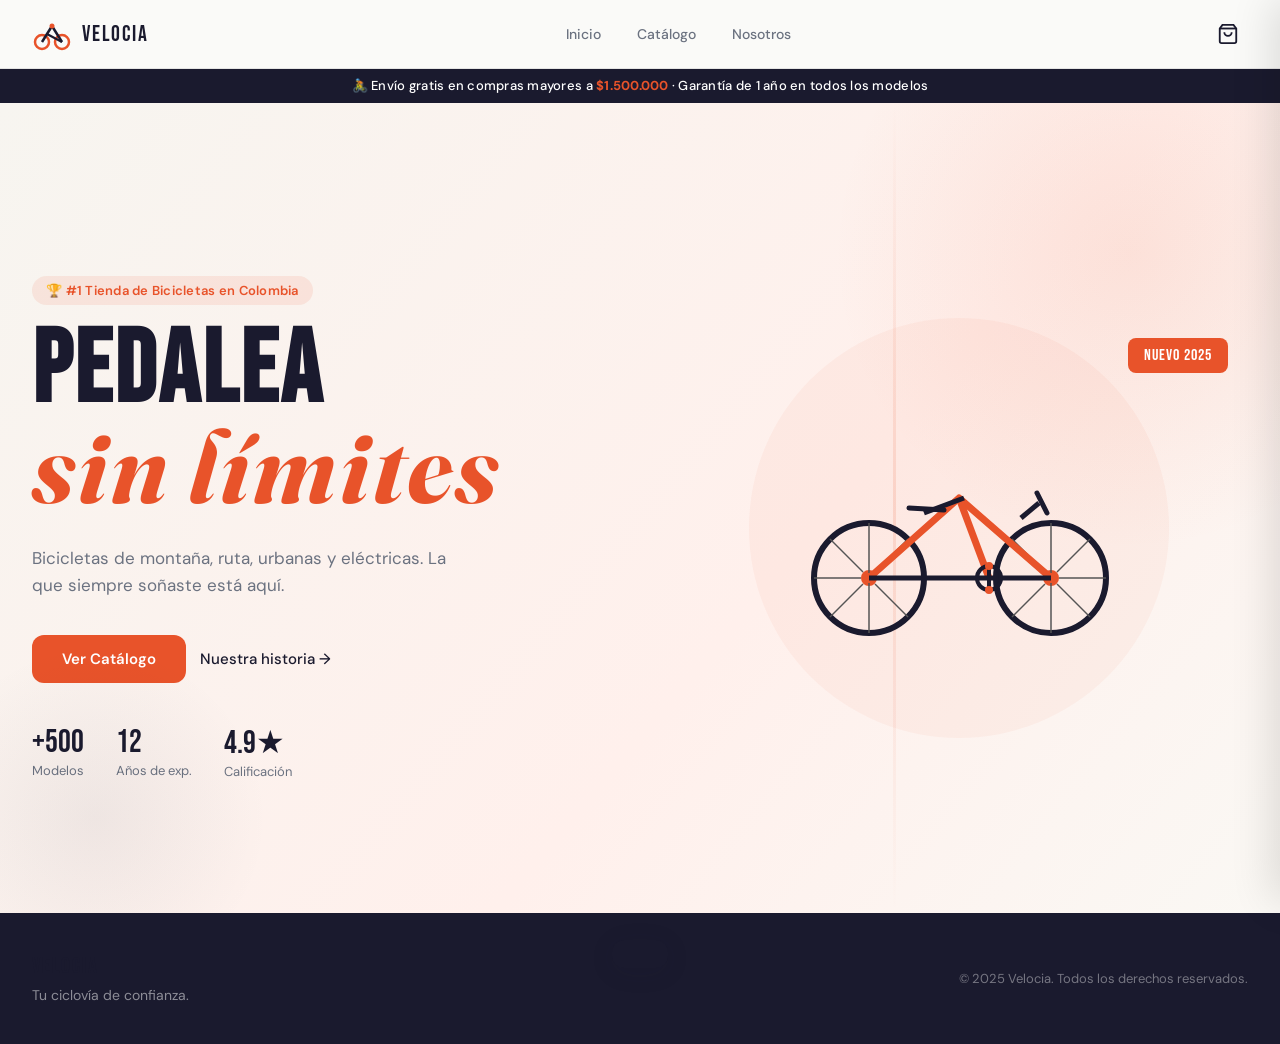
<file: index.html>
<!DOCTYPE html>
<html lang="es">
<head>
  <meta charset="UTF-8">
  <meta name="viewport" content="width=device-width, initial-scale=1.0">
  <title>VELOCIA — Tu Ciclovía de Confianza</title>
  <link rel="preconnect" href="https://fonts.googleapis.com">
  <link href="https://fonts.googleapis.com/css2?family=Bebas+Neue&family=DM+Sans:wght@300;400;500;600&family=Fraunces:ital,wght@0,300;0,700;1,400&display=swap" rel="stylesheet">
  <link rel="stylesheet" href="styles.css">
</head>
<body>

  <!-- NAVBAR -->
  <nav id="navbar">
    <div class="nav-inner">
      <a href="index.html" class="nav-logo">
        <svg viewBox="0 0 40 40" fill="none" xmlns="http://www.w3.org/2000/svg">
          <circle cx="10" cy="28" r="7" stroke="#E8532A" stroke-width="2.5" fill="none"/>
          <circle cx="30" cy="28" r="7" stroke="#E8532A" stroke-width="2.5" fill="none"/>
          <path d="M10 28 L20 12 L30 28" stroke="#1A1A2E" stroke-width="2.5" stroke-linejoin="round" fill="none"/>
          <path d="M15 20 L30 28" stroke="#1A1A2E" stroke-width="2" fill="none"/>
          <circle cx="20" cy="12" r="2.5" fill="#E8532A"/>
        </svg>
        <span class="nav-logo-text">VELOCIA</span>
      </a>
      <div class="nav-menu">
        <a href="index.html" class="nav-link">Inicio</a>
        <a href="catalogo.html" class="nav-link">Catálogo</a>
        <a href="nosotros.html" class="nav-link">Nosotros</a>
      </div>
        <button class="cart-btn" id="cartToggle" aria-label="Carrito">
          <svg width="22" height="22" viewBox="0 0 24 24" fill="none" stroke="currentColor" stroke-width="2"><path d="M6 2 3 6v14a2 2 0 0 0 2 2h14a2 2 0 0 0 2-2V6l-3-4z"/><line x1="3" y1="6" x2="21" y2="6"/><path d="M16 10a4 4 0 0 1-8 0"/></svg>
          <span class="cart-count" id="cartCount">0</span>
        </button>
      </div>
    </div>
  </nav>

  <!-- PROMO BAR -->
  <div class="promo-bar">
    🚴 Envío gratis en compras mayores a <span>$1.500.000</span> · Garantía de 1 año en todos los modelos
  </div>

  <!-- HERO -->
  <section id="hero">
    <div class="hero-bg">
      <div class="hero-circle c1"></div>
      <div class="hero-circle c2"></div>
      <div class="hero-stripe"></div>
    </div>
    <div class="hero-content">
      <div class="hero-text">
        <p class="hero-tag">🏆 #1 Tienda de Bicicletas en Colombia</p>
        <h1 class="hero-title">PEDALEA<br><em>sin límites</em></h1>
        <p class="hero-sub">Bicicletas de montaña, ruta, urbanas y eléctricas. La que siempre soñaste está aquí.</p>
        <div class="hero-btns">
          <a href="catalogo.html" class="btn-primary">Ver Catálogo</a>
          <a href="nosotros.html" class="btn-ghost">Nuestra historia →</a>
        </div>
        <div class="hero-stats">
          <div class="stat"><span>+500</span><p>Modelos</p></div>
          <div class="stat"><span>12</span><p>Años de exp.</p></div>
          <div class="stat"><span>4.9★</span><p>Calificación</p></div>
        </div>
      </div>
      <div class="hero-img-wrap">
        <div class="hero-badge">NUEVO 2025</div>
        <div class="hero-bike-visual">
          <svg viewBox="0 0 340 220" xmlns="http://www.w3.org/2000/svg" class="bike-svg">
            <circle cx="80" cy="160" r="55" fill="none" stroke="#1A1A2E" stroke-width="6"/>
            <circle cx="80" cy="160" r="8" fill="#E8532A"/>
            <line x1="80" y1="105" x2="80" y2="155" stroke="#555" stroke-width="1.5"/>
            <line x1="80" y1="165" x2="80" y2="215" stroke="#555" stroke-width="1.5"/>
            <line x1="25" y1="160" x2="72" y2="160" stroke="#555" stroke-width="1.5"/>
            <line x1="88" y1="160" x2="135" y2="160" stroke="#555" stroke-width="1.5"/>
            <line x1="41" y1="121" x2="74" y2="154" stroke="#555" stroke-width="1.5"/>
            <line x1="86" y1="166" x2="119" y2="199" stroke="#555" stroke-width="1.5"/>
            <line x1="119" y1="121" x2="86" y2="154" stroke="#555" stroke-width="1.5"/>
            <line x1="74" y1="166" x2="41" y2="199" stroke="#555" stroke-width="1.5"/>
            <circle cx="262" cy="160" r="55" fill="none" stroke="#1A1A2E" stroke-width="6"/>
            <circle cx="262" cy="160" r="8" fill="#E8532A"/>
            <line x1="262" y1="105" x2="262" y2="155" stroke="#555" stroke-width="1.5"/>
            <line x1="262" y1="165" x2="262" y2="215" stroke="#555" stroke-width="1.5"/>
            <line x1="207" y1="160" x2="254" y2="160" stroke="#555" stroke-width="1.5"/>
            <line x1="270" y1="160" x2="317" y2="160" stroke="#555" stroke-width="1.5"/>
            <line x1="223" y1="121" x2="256" y2="154" stroke="#555" stroke-width="1.5"/>
            <line x1="268" y1="166" x2="301" y2="199" stroke="#555" stroke-width="1.5"/>
            <line x1="301" y1="121" x2="268" y2="154" stroke="#555" stroke-width="1.5"/>
            <line x1="256" y1="166" x2="223" y2="199" stroke="#555" stroke-width="1.5"/>
            <path d="M80 160 L170 80 L262 160" fill="none" stroke="#E8532A" stroke-width="7" stroke-linejoin="round"/>
            <path d="M170 80 L200 160" fill="none" stroke="#E8532A" stroke-width="7"/>
            <path d="M80 160 L200 160" fill="none" stroke="#1A1A2E" stroke-width="5"/>
            <path d="M200 160 L262 160" fill="none" stroke="#1A1A2E" stroke-width="5"/>
            <path d="M135 95 L175 80" stroke="#1A1A2E" stroke-width="5"/>
            <path d="M120 90 L155 92" stroke="#1A1A2E" stroke-width="5" stroke-linecap="round"/>
            <path d="M232 100 L250 85" stroke="#1A1A2E" stroke-width="5"/>
            <path d="M248 75 L258 95" stroke="#1A1A2E" stroke-width="5" stroke-linecap="round"/>
            <circle cx="200" cy="160" r="12" fill="none" stroke="#1A1A2E" stroke-width="4"/>
            <line x1="200" y1="148" x2="200" y2="172" stroke="#1A1A2E" stroke-width="4"/>
            <circle cx="200" cy="148" r="4" fill="#E8532A"/>
            <circle cx="200" cy="172" r="4" fill="#E8532A"/>
          </svg>
        </div>
      </div>
    </div>
  </section>

  
  </section>

  <!-- FOOTER -->
  <footer>
    <div class="container footer-inner">
      <div class="footer-brand">
        <span class="nav-logo-text" style="font-size:22px">VELOCIA</span>
        <p>Tu ciclovía de confianza.</p>
      </div>
      <div class="footer-links">
        <span>© 2025 Velocia. Todos los derechos reservados.</span>
      </div>
    </div>
  </footer>

  <!-- CARRITO SIDEBAR -->
  <div id="cartOverlay" class="cart-overlay"></div>
  <aside id="cartSidebar" class="cart-sidebar">
    <div class="cart-header">
      <h3>Tu Carrito 🛒</h3>
      <button class="cart-close" id="cartClose">✕</button>
    </div>
    <div id="cartItems" class="cart-items"></div>
    <div class="cart-footer" id="cartFooter" style="display:none">
      <div class="cart-total-row">
        <span>Total</span>
        <span id="cartTotal" class="cart-total-amount">$0</span>
      </div>
      <button class="btn-primary full" id="btnComprar">Finalizar Compra</button>
      <button class="btn-ghost-red full" id="btnVaciar">Vaciar carrito</button>
    </div>
    <div id="cartEmpty" class="cart-empty">
      <span style="font-size:3rem">🚲</span>
      <p>Tu carrito está vacío.<br>¡Agrega tu primera bicicleta!</p>
    </div>
  </aside>

  <!-- TOAST -->
  <div id="toast" class="toast"></div>

  <script type="module">
    import './models.js';
    import './ui.js';
  </script>
</body>
</html>
</file>
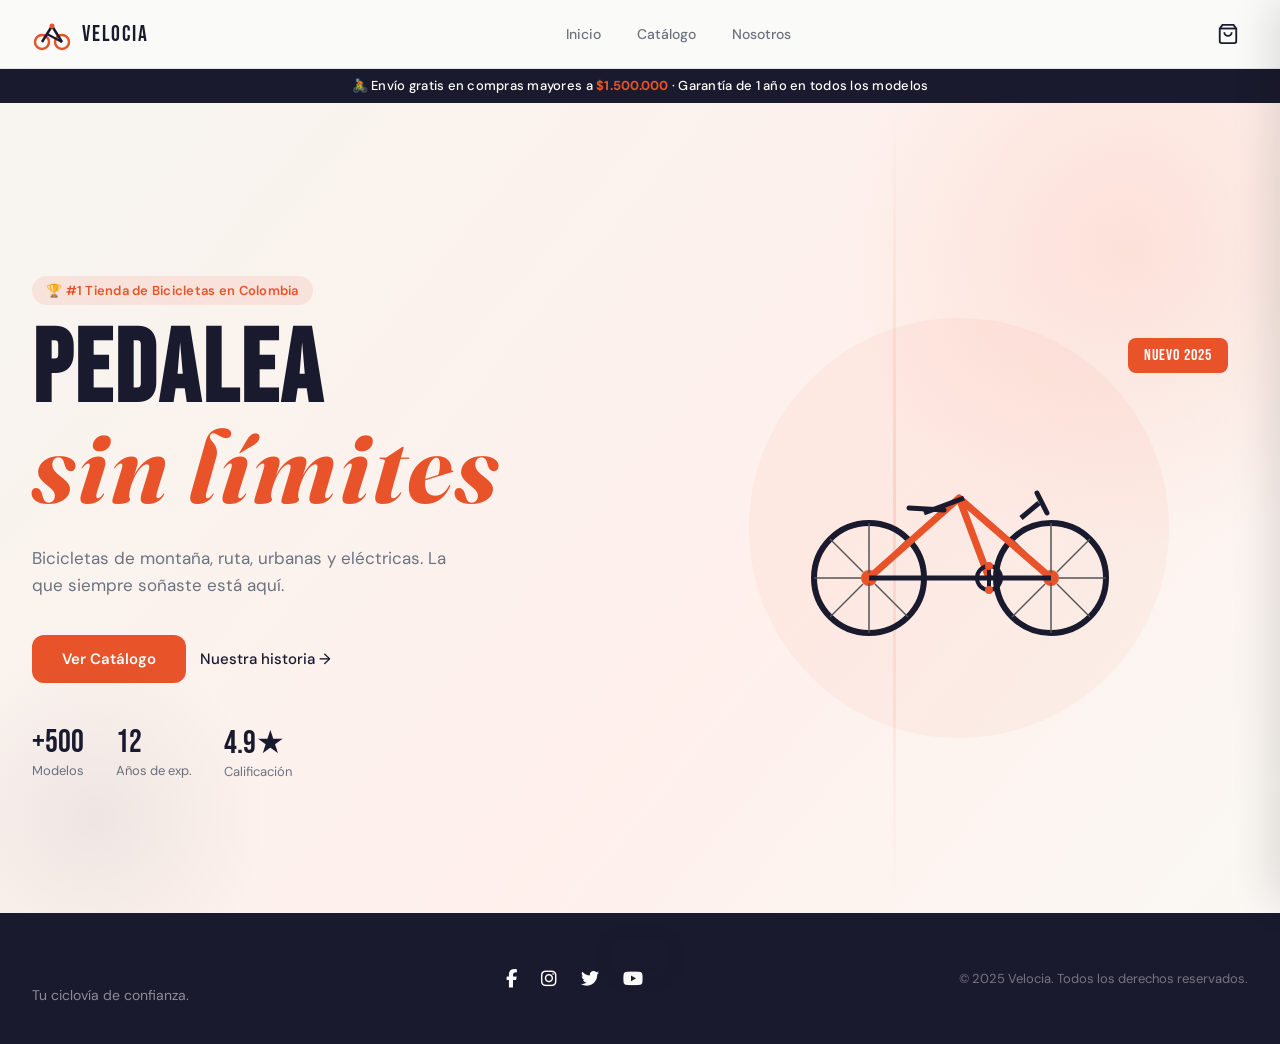
<file: velocia-main/index.html>
<!DOCTYPE html>
<html lang="es">
<head>
  <meta charset="UTF-8">
  <meta name="viewport" content="width=device-width, initial-scale=1.0">
  <title>VELOCIA — Tu Ciclovía de Confianza</title>
  <link rel="preconnect" href="https://fonts.googleapis.com">
  <link href="https://fonts.googleapis.com/css2?family=Bebas+Neue&family=DM+Sans:wght@300;400;500;600&family=Fraunces:ital,wght@0,300;0,700;1,400&display=swap" rel="stylesheet">
  <link rel="stylesheet" href="https://cdnjs.cloudflare.com/ajax/libs/font-awesome/6.5.0/css/all.min.css">
  <link rel="stylesheet" href="styles.css">

</head>
<body>

  <!-- NAVBAR -->
  <nav id="navbar">
    <div class="nav-inner">
      <a href="index.html" class="nav-logo">
        <svg viewBox="0 0 40 40" fill="none" xmlns="http://www.w3.org/2000/svg">
          <circle cx="10" cy="28" r="7" stroke="#E8532A" stroke-width="2.5" fill="none"/>
          <circle cx="30" cy="28" r="7" stroke="#E8532A" stroke-width="2.5" fill="none"/>
          <path d="M10 28 L20 12 L30 28" stroke="#1A1A2E" stroke-width="2.5" stroke-linejoin="round" fill="none"/>
          <path d="M15 20 L30 28" stroke="#1A1A2E" stroke-width="2" fill="none"/>
          <circle cx="20" cy="12" r="2.5" fill="#E8532A"/>
        </svg>
        <span class="nav-logo-text">VELOCIA</span>
      </a>
      <div class="nav-menu">
        <a href="index.html" class="nav-link">Inicio</a>
        <a href="catalogo.html" class="nav-link">Catálogo</a>
        <a href="nosotros.html" class="nav-link">Nosotros</a>
      </div>
        <button class="cart-btn" id="cartToggle" aria-label="Carrito">
          <svg width="22" height="22" viewBox="0 0 24 24" fill="none" stroke="currentColor" stroke-width="2"><path d="M6 2 3 6v14a2 2 0 0 0 2 2h14a2 2 0 0 0 2-2V6l-3-4z"/><line x1="3" y1="6" x2="21" y2="6"/><path d="M16 10a4 4 0 0 1-8 0"/></svg>
          <span class="cart-count" id="cartCount">0</span>
        </button>
      </div>
    </div>
  </nav>

  <!-- PROMO BAR -->
  <div class="promo-bar">
    🚴 Envío gratis en compras mayores a <span>$1.500.000</span> · Garantía de 1 año en todos los modelos
  </div>

  <!-- HERO -->
  <section id="hero">
    <div class="hero-bg">
      <div class="hero-circle c1"></div>
      <div class="hero-circle c2"></div>
      <div class="hero-stripe"></div>
    </div>
    <div class="hero-content">
      <div class="hero-text">
        <p class="hero-tag">🏆 #1 Tienda de Bicicletas en Colombia</p>
        <h1 class="hero-title">PEDALEA<br><em>sin límites</em></h1>
        <p class="hero-sub">Bicicletas de montaña, ruta, urbanas y eléctricas. La que siempre soñaste está aquí.</p>
        <div class="hero-btns">
          <a href="catalogo.html" class="btn-primary">Ver Catálogo</a>
          <a href="nosotros.html" class="btn-ghost">Nuestra historia →</a>
        </div>
        <div class="hero-stats">
          <div class="stat"><span>+500</span><p>Modelos</p></div>
          <div class="stat"><span>12</span><p>Años de exp.</p></div>
          <div class="stat"><span>4.9★</span><p>Calificación</p></div>
        </div>
      </div>
      <div class="hero-img-wrap">
        <div class="hero-badge">NUEVO 2025</div>
        <div class="hero-bike-visual">
          <svg viewBox="0 0 340 220" xmlns="http://www.w3.org/2000/svg" class="bike-svg">
            <circle cx="80" cy="160" r="55" fill="none" stroke="#1A1A2E" stroke-width="6"/>
            <circle cx="80" cy="160" r="8" fill="#E8532A"/>
            <line x1="80" y1="105" x2="80" y2="155" stroke="#555" stroke-width="1.5"/>
            <line x1="80" y1="165" x2="80" y2="215" stroke="#555" stroke-width="1.5"/>
            <line x1="25" y1="160" x2="72" y2="160" stroke="#555" stroke-width="1.5"/>
            <line x1="88" y1="160" x2="135" y2="160" stroke="#555" stroke-width="1.5"/>
            <line x1="41" y1="121" x2="74" y2="154" stroke="#555" stroke-width="1.5"/>
            <line x1="86" y1="166" x2="119" y2="199" stroke="#555" stroke-width="1.5"/>
            <line x1="119" y1="121" x2="86" y2="154" stroke="#555" stroke-width="1.5"/>
            <line x1="74" y1="166" x2="41" y2="199" stroke="#555" stroke-width="1.5"/>
            <circle cx="262" cy="160" r="55" fill="none" stroke="#1A1A2E" stroke-width="6"/>
            <circle cx="262" cy="160" r="8" fill="#E8532A"/>
            <line x1="262" y1="105" x2="262" y2="155" stroke="#555" stroke-width="1.5"/>
            <line x1="262" y1="165" x2="262" y2="215" stroke="#555" stroke-width="1.5"/>
            <line x1="207" y1="160" x2="254" y2="160" stroke="#555" stroke-width="1.5"/>
            <line x1="270" y1="160" x2="317" y2="160" stroke="#555" stroke-width="1.5"/>
            <line x1="223" y1="121" x2="256" y2="154" stroke="#555" stroke-width="1.5"/>
            <line x1="268" y1="166" x2="301" y2="199" stroke="#555" stroke-width="1.5"/>
            <line x1="301" y1="121" x2="268" y2="154" stroke="#555" stroke-width="1.5"/>
            <line x1="256" y1="166" x2="223" y2="199" stroke="#555" stroke-width="1.5"/>
            <path d="M80 160 L170 80 L262 160" fill="none" stroke="#E8532A" stroke-width="7" stroke-linejoin="round"/>
            <path d="M170 80 L200 160" fill="none" stroke="#E8532A" stroke-width="7"/>
            <path d="M80 160 L200 160" fill="none" stroke="#1A1A2E" stroke-width="5"/>
            <path d="M200 160 L262 160" fill="none" stroke="#1A1A2E" stroke-width="5"/>
            <path d="M135 95 L175 80" stroke="#1A1A2E" stroke-width="5"/>
            <path d="M120 90 L155 92" stroke="#1A1A2E" stroke-width="5" stroke-linecap="round"/>
            <path d="M232 100 L250 85" stroke="#1A1A2E" stroke-width="5"/>
            <path d="M248 75 L258 95" stroke="#1A1A2E" stroke-width="5" stroke-linecap="round"/>
            <circle cx="200" cy="160" r="12" fill="none" stroke="#1A1A2E" stroke-width="4"/>
            <line x1="200" y1="148" x2="200" y2="172" stroke="#1A1A2E" stroke-width="4"/>
            <circle cx="200" cy="148" r="4" fill="#E8532A"/>
            <circle cx="200" cy="172" r="4" fill="#E8532A"/>
          </svg>
        </div>
      </div>
    </div>
  </section>

  
  </section>

<!-- FOOTER -->
<footer>
  <div class="container footer-inner">
    
    <div class="footer-brand">
      <span class="nav-logo-text" style="font-size:22px">VELOCIA</span>
      <p>Tu ciclovía de confianza.</p>
    </div>

    <div class="footer-social">
      <a href="#" target="_blank"><i class="fab fa-facebook-f"></i></a>
      <a href="#" target="_blank"><i class="fab fa-instagram"></i></a>
      <a href="#" target="_blank"><i class="fab fa-twitter"></i></a>
      <a href="#" target="_blank"><i class="fab fa-youtube"></i></a>
    </div>

    <div class="footer-links">
      <span>© 2025 Velocia. Todos los derechos reservados.</span>
    </div>

  </div>
</footer>

  <!-- CARRITO SIDEBAR -->
  <div id="cartOverlay" class="cart-overlay"></div>
  <aside id="cartSidebar" class="cart-sidebar">
    <div class="cart-header">
      <h3>Tu Carrito 🛒</h3>
      <button class="cart-close" id="cartClose">✕</button>
    </div>
    <div id="cartItems" class="cart-items"></div>
    <div class="cart-footer" id="cartFooter" style="display:none">
      <div class="cart-total-row">
        <span>Total</span>
        <span id="cartTotal" class="cart-total-amount">$0</span>
      </div>
      <button class="btn-primary full" id="btnComprar">Finalizar Compra</button>
      <button class="btn-ghost-red full" id="btnVaciar">Vaciar carrito</button>
    </div>
    <div id="cartEmpty" class="cart-empty">
      <span style="font-size:3rem">🚲</span>
      <p>Tu carrito está vacío.<br>¡Agrega tu primera bicicleta!</p>
    </div>
  </aside>

  <!-- TOAST -->
  <div id="toast" class="toast"></div>

  <script type="module">
    import './models.js';
    import './ui.js';
  </script>
</body>
</html>
</file>
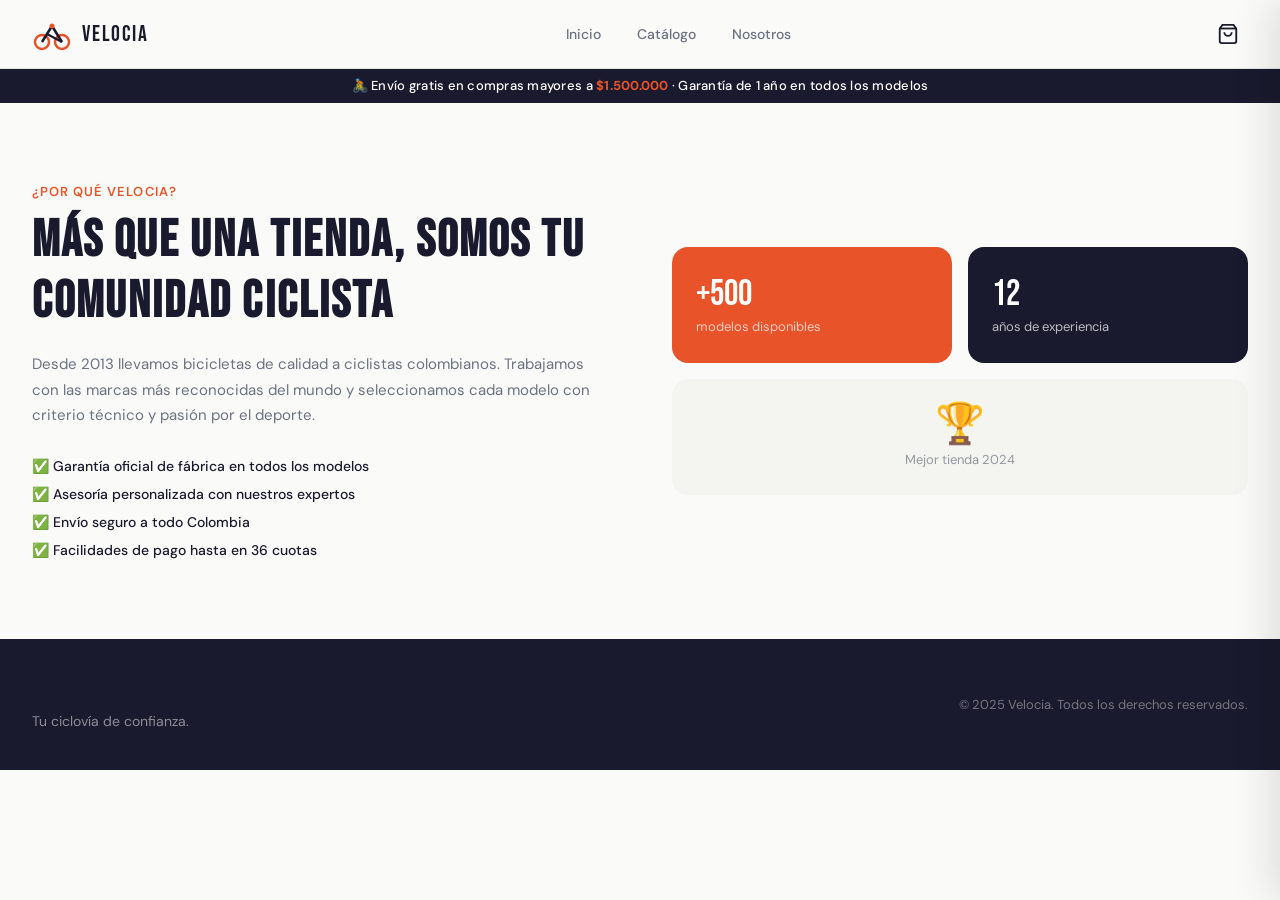
<file: nosotros.html>
<!DOCTYPE html>
<html lang="es">
<head>
  <meta charset="UTF-8">
  <meta name="viewport" content="width=device-width, initial-scale=1.0">
  <title>VELOCIA — Sobre Nosotros</title>
  <link rel="preconnect" href="https://fonts.googleapis.com">
  <link href="https://fonts.googleapis.com/css2?family=Bebas+Neue&family=DM+Sans:wght@300;400;500;600&family=Fraunces:ital,wght@0,300;0,700;1,400&display=swap" rel="stylesheet">
  <link rel="stylesheet" href="styles.css">
</head>
<body>

  <!-- NAVBAR -->
  <nav id="navbar">
    <div class="nav-inner">
      <a href="index.html" class="nav-logo">
        <svg viewBox="0 0 40 40" fill="none" xmlns="http://www.w3.org/2000/svg">
          <circle cx="10" cy="28" r="7" stroke="#E8532A" stroke-width="2.5" fill="none"/>
          <circle cx="30" cy="28" r="7" stroke="#E8532A" stroke-width="2.5" fill="none"/>
          <path d="M10 28 L20 12 L30 28" stroke="#1A1A2E" stroke-width="2.5" stroke-linejoin="round" fill="none"/>
          <path d="M15 20 L30 28" stroke="#1A1A2E" stroke-width="2" fill="none"/>
          <circle cx="20" cy="12" r="2.5" fill="#E8532A"/>
        </svg>
        <span class="nav-logo-text">VELOCIA</span>
      </a>
      <div class="nav-menu">
        <a href="index.html" class="nav-link">Inicio</a>
        <a href="catalogo.html" class="nav-link">Catálogo</a>
        <a href="nosotros.html" class="nav-link">Nosotros</a>
      </div>
      <div class="nav-actions">
        <button class="cart-btn" id="cartToggle" aria-label="Carrito">
          <svg width="22" height="22" viewBox="0 0 24 24" fill="none" stroke="currentColor" stroke-width="2"><path d="M6 2 3 6v14a2 2 0 0 0 2 2h14a2 2 0 0 0 2-2V6l-3-4z"/><line x1="3" y1="6" x2="21" y2="6"/><path d="M16 10a4 4 0 0 1-8 0"/></svg>
          <span class="cart-count" id="cartCount">0</span>
        </button>
      </div>
    </div>
  </nav>

  <!-- PROMO BAR -->
  <div class="promo-bar">
    🚴 Envío gratis en compras mayores a <span>$1.500.000</span> · Garantía de 1 año en todos los modelos
  </div>

  <!-- NOSOTROS -->
  <section id="nosotros" class="section-pad">
    <div class="container nosotros-wrap">
      <div class="nosotros-text">
        <p class="section-sup">¿Por qué VELOCIA?</p>
        <h2 class="section-title left">Más que una tienda, somos tu comunidad ciclista</h2>
        <p class="nosotros-desc">Desde 2013 llevamos bicicletas de calidad a ciclistas colombianos. Trabajamos con las marcas más reconocidas del mundo y seleccionamos cada modelo con criterio técnico y pasión por el deporte.</p>
        <ul class="nosotros-features">
          <li>✅ Garantía oficial de fábrica en todos los modelos</li>
          <li>✅ Asesoría personalizada con nuestros expertos</li>
          <li>✅ Envío seguro a todo Colombia</li>
          <li>✅ Facilidades de pago hasta en 36 cuotas</li>
        </ul>
      </div>
      <div class="nosotros-visual">
        <div class="visual-card vc1">+500<br><small>modelos disponibles</small></div>
        <div class="visual-card vc2">12<br><small>años de experiencia</small></div>
        <div class="visual-card vc3">🏆<br><small>Mejor tienda 2024</small></div>
      </div>
    </div>
  </section>

  <!-- FOOTER -->
  <footer>
    <div class="container footer-inner">
      <div class="footer-brand">
        <span class="nav-logo-text" style="font-size:22px">VELOCIA</span>
        <p>Tu ciclovía de confianza.</p>
      </div>
      <div class="footer-links">
        <span>© 2025 Velocia. Todos los derechos reservados.</span>
      </div>
    </div>
  </footer>

  <!-- CARRITO SIDEBAR -->
  <div id="cartOverlay" class="cart-overlay"></div>
  <aside id="cartSidebar" class="cart-sidebar">
    <div class="cart-header">
      <h3>Tu Carrito 🛒</h3>
      <button class="cart-close" id="cartClose">✕</button>
    </div>
    <div id="cartItems" class="cart-items"></div>
    <div class="cart-footer" id="cartFooter" style="display:none">
      <div class="cart-total-row">
        <span>Total</span>
        <span id="cartTotal" class="cart-total-amount">$0</span>
      </div>
      <button class="btn-primary full" id="btnComprar">Finalizar Compra</button>
      <button class="btn-ghost-red full" id="btnVaciar">Vaciar carrito</button>
    </div>
    <div id="cartEmpty" class="cart-empty">
      <span style="font-size:3rem">🚲</span>
      <p>Tu carrito está vacío.<br>¡Agrega tu primera bicicleta!</p>
    </div>
  </aside>

  <!-- TOAST -->
  <div id="toast" class="toast"></div>

  <script type="module">
    import './models.js';
    import './ui.js';
  </script>
</body>
</html>
</file>
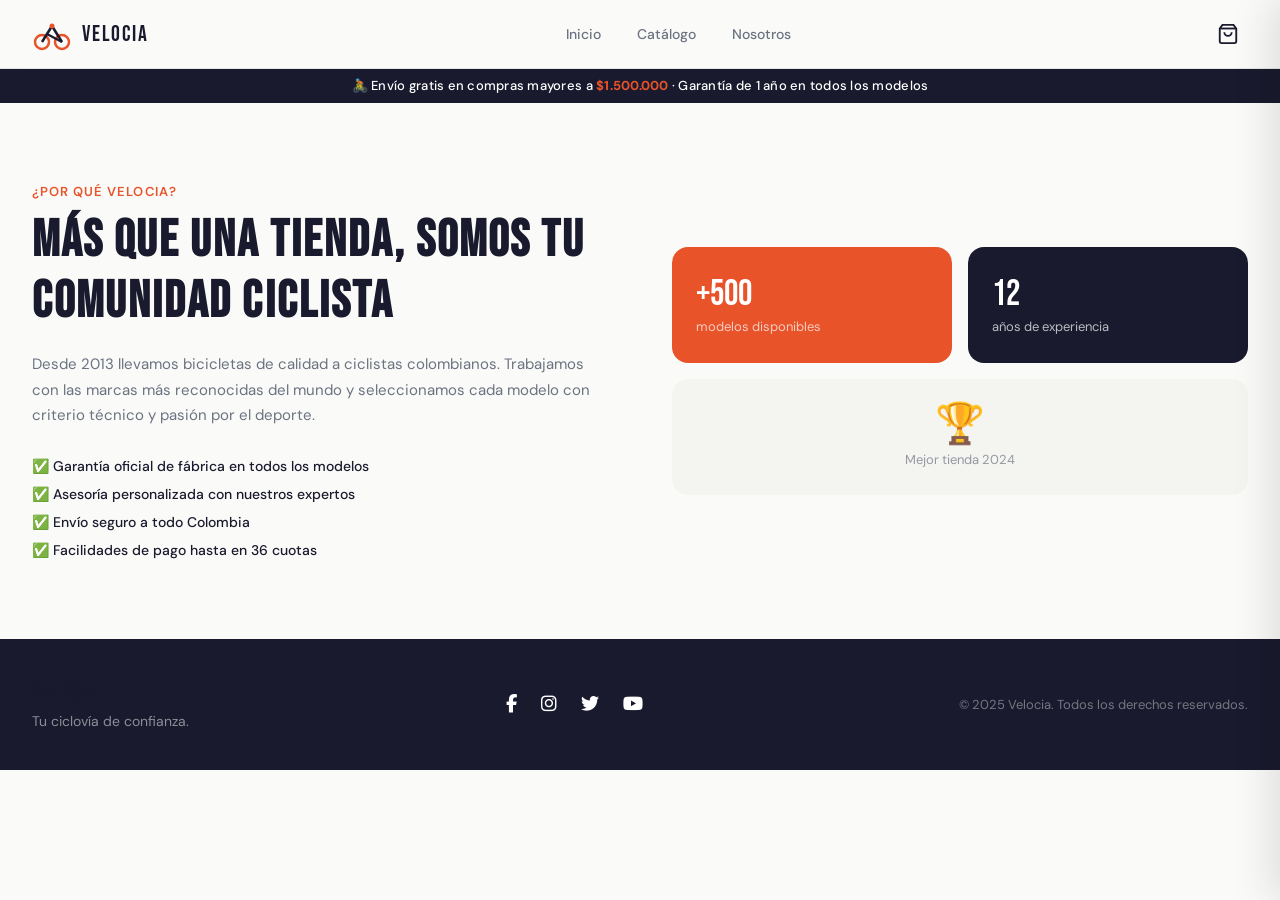
<file: velocia-main/nosotros.html>
<!DOCTYPE html>
<html lang="es">
<head>
  <meta charset="UTF-8">
  <meta name="viewport" content="width=device-width, initial-scale=1.0">
  <title>VELOCIA — Sobre Nosotros</title>
  <link rel="preconnect" href="https://fonts.googleapis.com">
  <link href="https://fonts.googleapis.com/css2?family=Bebas+Neue&family=DM+Sans:wght@300;400;500;600&family=Fraunces:ital,wght@0,300;0,700;1,400&display=swap" rel="stylesheet">
  <link rel="stylesheet" href="https://cdnjs.cloudflare.com/ajax/libs/font-awesome/6.5.0/css/all.min.css">
  <link rel="stylesheet" href="styles.css">
</head>
<body>

  <!-- NAVBAR -->
  <nav id="navbar">
    <div class="nav-inner">
      <a href="index.html" class="nav-logo">
        <svg viewBox="0 0 40 40" fill="none" xmlns="http://www.w3.org/2000/svg">
          <circle cx="10" cy="28" r="7" stroke="#E8532A" stroke-width="2.5" fill="none"/>
          <circle cx="30" cy="28" r="7" stroke="#E8532A" stroke-width="2.5" fill="none"/>
          <path d="M10 28 L20 12 L30 28" stroke="#1A1A2E" stroke-width="2.5" stroke-linejoin="round" fill="none"/>
          <path d="M15 20 L30 28" stroke="#1A1A2E" stroke-width="2" fill="none"/>
          <circle cx="20" cy="12" r="2.5" fill="#E8532A"/>
        </svg>
        <span class="nav-logo-text">VELOCIA</span>
      </a>
      <div class="nav-menu">
        <a href="index.html" class="nav-link">Inicio</a>
        <a href="catalogo.html" class="nav-link">Catálogo</a>
        <a href="nosotros.html" class="nav-link">Nosotros</a>
      </div>
      <div class="nav-actions">
        <button class="cart-btn" id="cartToggle" aria-label="Carrito">
          <svg width="22" height="22" viewBox="0 0 24 24" fill="none" stroke="currentColor" stroke-width="2"><path d="M6 2 3 6v14a2 2 0 0 0 2 2h14a2 2 0 0 0 2-2V6l-3-4z"/><line x1="3" y1="6" x2="21" y2="6"/><path d="M16 10a4 4 0 0 1-8 0"/></svg>
          <span class="cart-count" id="cartCount">0</span>
        </button>
      </div>
    </div>
  </nav>

  <!-- PROMO BAR -->
  <div class="promo-bar">
    🚴 Envío gratis en compras mayores a <span>$1.500.000</span> · Garantía de 1 año en todos los modelos
  </div>

  <!-- NOSOTROS -->
  <section id="nosotros" class="section-pad">
    <div class="container nosotros-wrap">
      <div class="nosotros-text">
        <p class="section-sup">¿Por qué VELOCIA?</p>
        <h2 class="section-title left">Más que una tienda, somos tu comunidad ciclista</h2>
        <p class="nosotros-desc">Desde 2013 llevamos bicicletas de calidad a ciclistas colombianos. Trabajamos con las marcas más reconocidas del mundo y seleccionamos cada modelo con criterio técnico y pasión por el deporte.</p>
        <ul class="nosotros-features">
          <li>✅ Garantía oficial de fábrica en todos los modelos</li>
          <li>✅ Asesoría personalizada con nuestros expertos</li>
          <li>✅ Envío seguro a todo Colombia</li>
          <li>✅ Facilidades de pago hasta en 36 cuotas</li>
        </ul>
      </div>
      <div class="nosotros-visual">
        <div class="visual-card vc1">+500<br><small>modelos disponibles</small></div>
        <div class="visual-card vc2">12<br><small>años de experiencia</small></div>
        <div class="visual-card vc3">🏆<br><small>Mejor tienda 2024</small></div>
      </div>
    </div>
  </section>

  <!-- FOOTER -->
<footer>
  <div class="container footer-inner">
    
    <div class="footer-brand">
      <span class="nav-logo-text" style="font-size:22px">VELOCIA</span>
      <p>Tu ciclovía de confianza.</p>
    </div>

    <div class="footer-social">
      <a href="#" target="_blank"><i class="fab fa-facebook-f"></i></a>
      <a href="#" target="_blank"><i class="fab fa-instagram"></i></a>
      <a href="#" target="_blank"><i class="fab fa-twitter"></i></a>
      <a href="#" target="_blank"><i class="fab fa-youtube"></i></a>
    </div>

    <div class="footer-links">
      <span>© 2025 Velocia. Todos los derechos reservados.</span>
    </div>

  </div>
</footer>

  <!-- CARRITO SIDEBAR -->
  <div id="cartOverlay" class="cart-overlay"></div>
  <aside id="cartSidebar" class="cart-sidebar">
    <div class="cart-header">
      <h3>Tu Carrito 🛒</h3>
      <button class="cart-close" id="cartClose">✕</button>
    </div>
    <div id="cartItems" class="cart-items"></div>
    <div class="cart-footer" id="cartFooter" style="display:none">
      <div class="cart-total-row">
        <span>Total</span>
        <span id="cartTotal" class="cart-total-amount">$0</span>
      </div>
      <button class="btn-primary full" id="btnComprar">Finalizar Compra</button>
      <button class="btn-ghost-red full" id="btnVaciar">Vaciar carrito</button>
    </div>
    <div id="cartEmpty" class="cart-empty">
      <span style="font-size:3rem">🚲</span>
      <p>Tu carrito está vacío.<br>¡Agrega tu primera bicicleta!</p>
    </div>
  </aside>

  <!-- TOAST -->
  <div id="toast" class="toast"></div>

  <script type="module">
    import './models.js';
    import './ui.js';
  </script>
</body>
</html>
</file>
<file: styles.css>
/* ===================== RESET & ROOT ===================== */
:root {
  --negro: #1A1A2E;
  --naranja: #E8532A;
  --naranja-suave: #F97316;
  --gris: #F4F4F0;
  --gris-medio: #E2E2DC;
  --blanco: #FAFAF8;
  --texto: #1A1A2E;
  --texto-suave: #6B7280;
  --sombra: 0 4px 24px rgba(26,26,46,0.10);
  --radius: 16px;
}
* { margin: 0; padding: 0; box-sizing: border-box; }
html { scroll-behavior: smooth; }
body {
  font-family: 'DM Sans', sans-serif;
  background: var(--blanco);
  color: var(--texto);
  overflow-x: hidden;
}

/* ===================== NAVBAR ===================== */
#navbar {
  position: fixed; top: 0; left: 0; right: 0; z-index: 1000;
  background: rgba(250,250,248,0.96);
  backdrop-filter: blur(14px);
  border-bottom: 1px solid rgba(26,26,46,0.08);
}
.nav-inner {
  max-width: 1280px; margin: 0 auto;
  display: flex; align-items: center; justify-content: space-between;
  padding: 0 32px; height: 68px;
}
.nav-logo { display: flex; align-items: center; gap: 10px; text-decoration: none; }
.nav-logo svg { width: 40px; height: 40px; }
.nav-logo-text {
  font-family: 'Bebas Neue', cursive;
  font-size: 22px; letter-spacing: 0.08em;
  color: var(--negro);
}
.nav-menu { display: flex; gap: 4px; align-items: center; }
.nav-link {
  text-decoration: none; color: var(--texto-suave);
  font-size: 14px; font-weight: 500;
  padding: 8px 16px; border-radius: 10px;
  transition: all 0.2s;
}
.nav-link:hover { color: var(--naranja); background: rgba(232,83,42,0.07); }
.nav-actions { display: flex; align-items: center; gap: 12px; }
.search-box {
  display: flex; align-items: center; gap: 8px;
  background: var(--gris); border-radius: 10px;
  padding: 9px 14px;
}
.search-box svg { color: var(--texto-suave); flex-shrink: 0; }
.search-box input {
  border: none; background: none; outline: none;
  font-family: 'DM Sans', sans-serif; font-size: 14px;
  color: var(--texto); width: 160px;
}
.search-box input::placeholder { color: var(--texto-suave); }
.cart-btn {
  position: relative; background: none; border: none; cursor: pointer;
  padding: 9px; border-radius: 10px; transition: background 0.2s; display: flex;
}
.cart-btn:hover { background: rgba(232,83,42,0.07); }
.cart-btn svg { color: var(--negro); }
.cart-count {
  position: absolute; top: 3px; right: 3px;
  background: var(--naranja); color: #fff;
  font-size: 10px; font-weight: 700;
  width: 18px; height: 18px; border-radius: 50%;
  display: none; align-items: center; justify-content: center;
}
.cart-count.visible { display: flex; }

/* ===================== PROMO BAR ===================== */
.promo-bar {
  background: var(--negro); color: #fff;
  text-align: center; font-size: 13px; padding: 9px;
  margin-top: 68px; font-weight: 500; letter-spacing: 0.02em;
}
.promo-bar span { color: var(--naranja); font-weight: 700; }

/* ===================== HERO ===================== */
#hero {
  min-height: 90vh; display: flex; align-items: center;
  position: relative; overflow: hidden;
  background: linear-gradient(130deg, #f7f5f0 0%, #fff0ec 60%, #faf8f4 100%);
}
.hero-bg { position: absolute; inset: 0; pointer-events: none; overflow: hidden; }
.hero-circle {
  position: absolute; border-radius: 50%;
}
.c1 {
  width: 600px; height: 600px; top: -150px; right: -150px;
  background: radial-gradient(circle, rgba(232,83,42,0.10), transparent 70%);
  animation: floatA 10s ease-in-out infinite;
}
.c2 {
  width: 350px; height: 350px; bottom: -80px; left: -80px;
  background: radial-gradient(circle, rgba(26,26,46,0.06), transparent 70%);
  animation: floatA 14s ease-in-out infinite reverse;
}
.hero-stripe {
  position: absolute; top: 0; right: 30%; width: 3px; height: 100%;
  background: linear-gradient(to bottom, transparent, rgba(232,83,42,0.15), transparent);
}
@keyframes floatA {
  0%, 100% { transform: translate(0,0); }
  50% { transform: translate(20px, -20px); }
}
.hero-content {
  max-width: 1280px; margin: 0 auto; padding: 100px 32px 60px;
  display: grid; grid-template-columns: 1fr 1fr;
  gap: 60px; align-items: center; width: 100%;
}
.hero-tag {
  display: inline-block; background: rgba(232,83,42,0.10);
  color: var(--naranja); font-size: 13px; font-weight: 600;
  padding: 6px 14px; border-radius: 20px; margin-bottom: 20px;
  letter-spacing: 0.02em;
}
.hero-title {
  font-family: 'Bebas Neue', cursive;
  font-size: clamp(64px, 8vw, 110px);
  line-height: 0.92; letter-spacing: 0.03em;
  color: var(--negro); margin-bottom: 24px;
}
.hero-title em {
  font-family: 'Fraunces', serif;
  font-style: italic; color: var(--naranja);
  font-weight: 700;
}
.hero-sub {
  font-size: 17px; color: var(--texto-suave);
  max-width: 420px; line-height: 1.6; margin-bottom: 36px;
}
.hero-btns { display: flex; gap: 14px; align-items: center; flex-wrap: wrap; margin-bottom: 40px; }
.btn-primary {
  background: var(--naranja); color: #fff;
  padding: 14px 30px; border-radius: 12px; text-decoration: none;
  font-weight: 600; font-size: 15px; border: none; cursor: pointer;
  transition: all 0.2s; display: inline-block;
}
.btn-primary:hover { background: #d44621; transform: translateY(-2px); box-shadow: 0 8px 24px rgba(232,83,42,0.3); }
.btn-ghost {
  background: none; border: none; cursor: pointer;
  color: var(--negro); font-size: 15px; font-weight: 500;
  text-decoration: none; transition: color 0.2s;
}
.btn-ghost:hover { color: var(--naranja); }
.hero-stats { display: flex; gap: 32px; }
.stat span { font-family: 'Bebas Neue', cursive; font-size: 32px; color: var(--negro); }
.stat p { font-size: 13px; color: var(--texto-suave); }
.hero-img-wrap {
  position: relative; display: flex; justify-content: center; align-items: center;
}
.hero-badge {
  position: absolute; top: 20px; right: 20px;
  background: var(--naranja); color: #fff;
  font-family: 'Bebas Neue', cursive; font-size: 16px;
  letter-spacing: 0.06em; padding: 8px 16px;
  border-radius: 8px; z-index: 2;
}
.hero-bike-visual {
  background: rgba(232,83,42,0.05); border-radius: 50%;
  width: 420px; height: 420px;
  display: flex; align-items: center; justify-content: center;
  animation: floatA 6s ease-in-out infinite;
}
.bike-svg { width: 340px; height: 220px; }

/* ===================== UTILS ===================== */
.container { max-width: 1280px; margin: 0 auto; padding: 0 32px; }
.section-pad { padding: 80px 0; }
.bg-light { background: var(--gris); }
.section-title {
  font-family: 'Bebas Neue', cursive;
  font-size: clamp(36px, 4vw, 52px);
  letter-spacing: 0.04em; color: var(--negro); margin-bottom: 8px;
  text-align: center;
}
.section-title.left { text-align: left; }
.section-sup {
  font-size: 13px; font-weight: 600; color: var(--naranja);
  text-transform: uppercase; letter-spacing: 0.08em; margin-bottom: 10px;
}

/* ===================== CATEGORIAS ===================== */
.cats-grid {
  display: flex; gap: 12px; flex-wrap: wrap; justify-content: center; margin-top: 36px;
}
.cat-card {
  display: flex; flex-direction: column; align-items: center; gap: 8px;
  background: var(--blanco); border: 2px solid var(--gris-medio);
  border-radius: 16px; padding: 20px 28px; cursor: pointer;
  font-family: 'DM Sans', sans-serif; font-size: 14px; font-weight: 600;
  color: var(--texto-suave); transition: all 0.2s;
}
.cat-card:hover, .cat-card.active {
  border-color: var(--naranja); color: var(--naranja);
  background: rgba(232,83,42,0.05); transform: translateY(-3px);
  box-shadow: 0 8px 20px rgba(232,83,42,0.12);
}
.cat-icon { width: 32px; height: 32px; }

/* ===================== CATALOGO ===================== */
.catalogo-header {
  display: flex; align-items: baseline; justify-content: space-between; flex-wrap: wrap;
  margin-bottom: 36px; gap: 12px;
}
.result-count { color: var(--texto-suave); font-size: 14px; }
.product-grid {
  display: grid;
  grid-template-columns: repeat(auto-fill, minmax(280px, 1fr));
  gap: 24px;
}
.product-card {
  background: var(--blanco); border-radius: var(--radius);
  border: 1px solid var(--gris-medio);
  overflow: hidden; transition: all 0.3s; cursor: pointer;
  animation: fadeUp 0.5s ease both;
}
.product-card:hover {
  transform: translateY(-6px);
  box-shadow: 0 20px 40px rgba(26,26,46,0.12);
  border-color: var(--naranja);
}
@keyframes fadeUp {
  from { opacity: 0; transform: translateY(20px); }
  to { opacity: 1; transform: translateY(0); }
}
.card-img-wrap {
  background: var(--gris); height: 200px;
  display: flex; align-items: center; justify-content: center;
  position: relative; overflow: hidden;
}
.card-img {
  width: 100%; height: 100%; object-fit: cover;
  transition: transform 0.3s;
}
.product-card:hover .card-img { transform: scale(1.08); }
.card-badge {
  position: absolute; top: 12px; left: 12px;
  background: var(--naranja); color: #fff;
  font-size: 11px; font-weight: 700; padding: 4px 10px; border-radius: 6px;
  text-transform: uppercase; letter-spacing: 0.04em;
}
.card-badge.new { background: #10B981; }
.card-body { padding: 20px; }
.card-cat {
  font-size: 11px; font-weight: 600; color: var(--naranja);
  text-transform: uppercase; letter-spacing: 0.06em; margin-bottom: 6px;
}
.card-name { font-family: 'Fraunces', serif; font-size: 18px; font-weight: 700; margin-bottom: 8px; color: var(--negro); }
.card-desc { font-size: 13px; color: var(--texto-suave); line-height: 1.5; margin-bottom: 16px; }
.card-footer { display: flex; align-items: center; justify-content: space-between; }
.card-price { font-family: 'Bebas Neue', cursive; font-size: 22px; color: var(--negro); }
.card-price small { font-family: 'DM Sans', sans-serif; font-size: 12px; color: var(--texto-suave); display: block; font-weight: 400; }
.btn-add {
  background: var(--negro); color: #fff;
  border: none; padding: 10px 16px; border-radius: 10px;
  font-size: 13px; font-weight: 600; cursor: pointer;
  transition: all 0.2s; display: flex; align-items: center; gap: 6px;
}
.btn-add:hover { background: var(--naranja); transform: scale(1.05); }

/* ===================== NOSOTROS ===================== */
.nosotros-wrap { display: grid; grid-template-columns: 1fr 1fr; gap: 64px; align-items: center; }
.nosotros-desc { color: var(--texto-suave); line-height: 1.7; margin: 20px 0 28px; font-size: 15px; }
.nosotros-features { list-style: none; display: flex; flex-direction: column; gap: 10px; }
.nosotros-features li { font-size: 14px; font-weight: 500; color: var(--texto); }
.nosotros-visual { display: grid; grid-template-columns: 1fr 1fr; grid-template-rows: 1fr 1fr; gap: 16px; }
.visual-card {
  background: var(--negro); color: #fff;
  border-radius: 16px; padding: 28px 24px;
  font-family: 'Bebas Neue', cursive; font-size: 36px; line-height: 1.1;
  display: flex; flex-direction: column; gap: 6px;
}
.visual-card small { font-family: 'DM Sans', sans-serif; font-size: 13px; font-weight: 400; opacity: 0.7; }
.vc1 { background: var(--naranja); grid-column: 1; }
.vc2 { background: var(--negro); grid-column: 2; }
.vc3 { background: var(--gris); color: var(--negro); font-size: 40px; grid-column: 1 / 3; text-align: center; padding: 24px; }
.vc3 small { color: var(--texto-suave); }

/* ===================== FOOTER ===================== */
footer { background: var(--negro); color: #fff; padding: 40px 0; }
.footer-inner { display: flex; align-items: center; justify-content: space-between; flex-wrap: wrap; gap: 20px; }
.footer-brand p { font-size: 14px; color: rgba(255,255,255,0.5); margin-top: 6px; }
.footer-links { color: rgba(255,255,255,0.4); font-size: 13px; }

/* ===================== CARRITO SIDEBAR ===================== */
.cart-overlay {
  position: fixed; inset: 0; background: rgba(0,0,0,0.4); z-index: 1100;
  opacity: 0; pointer-events: none; transition: opacity 0.3s;
}
.cart-overlay.open { opacity: 1; pointer-events: auto; }
.cart-sidebar {
  position: fixed; top: 0; right: 0; width: 400px; max-width: 95vw; height: 100vh;
  background: var(--blanco); z-index: 1200;
  transform: translateX(100%); transition: transform 0.35s cubic-bezier(0.4,0,0.2,1);
  display: flex; flex-direction: column; box-shadow: -8px 0 40px rgba(0,0,0,0.12);
}
.cart-sidebar.open { transform: translateX(0); }
.cart-header {
  display: flex; align-items: center; justify-content: space-between;
  padding: 24px; border-bottom: 1px solid var(--gris-medio);
}
.cart-header h3 { font-family: 'Fraunces', serif; font-size: 20px; font-weight: 700; }
.cart-close { background: none; border: none; cursor: pointer; font-size: 18px; color: var(--texto-suave); padding: 4px 8px; border-radius: 6px; }
.cart-close:hover { background: var(--gris); }
.cart-items { flex: 1; overflow-y: auto; padding: 16px; display: flex; flex-direction: column; gap: 12px; }
.cart-item {
  background: var(--gris); border-radius: 12px; padding: 16px;
  display: grid; grid-template-columns: auto 1fr auto;
  gap: 12px; align-items: center;
}
.cart-item-emoji { width: 50px; height: 50px; flex-shrink: 0; }
.cart-item-emoji img { width: 100%; height: 100%; object-fit: cover; border-radius: 8px; }
.cart-item-info { min-width: 0; }
.cart-item-name { font-weight: 600; font-size: 14px; margin-bottom: 4px; white-space: nowrap; overflow: hidden; text-overflow: ellipsis; }
.cart-item-price { font-size: 13px; color: var(--naranja); font-weight: 600; }
.cart-item-right { display: flex; flex-direction: column; align-items: flex-end; gap: 8px; }
.qty-ctrl { display: flex; align-items: center; gap: 6px; }
.qty-btn {
  background: var(--blanco); border: 1px solid var(--gris-medio);
  border-radius: 6px; width: 26px; height: 26px; cursor: pointer;
  font-size: 16px; font-weight: 700; transition: all 0.15s;
  display: flex; align-items: center; justify-content: center;
}
.qty-btn:hover { background: var(--naranja); color: #fff; border-color: var(--naranja); }
.qty-num { font-weight: 700; font-size: 14px; min-width: 20px; text-align: center; }
.btn-remove { background: none; border: none; cursor: pointer; color: #EF4444; font-size: 13px; font-weight: 500; }
.btn-remove:hover { text-decoration: underline; }
.cart-empty { display: flex; flex-direction: column; align-items: center; justify-content: center; flex: 1; gap: 12px; color: var(--texto-suave); text-align: center; padding: 40px; line-height: 1.5; }
.cart-footer { padding: 20px; border-top: 1px solid var(--gris-medio); display: flex; flex-direction: column; gap: 12px; }
.cart-total-row { display: flex; justify-content: space-between; align-items: center; }
.cart-total-row span:first-child { font-weight: 600; font-size: 16px; }
.cart-total-amount { font-family: 'Bebas Neue', cursive; font-size: 28px; color: var(--naranja); }
.full { width: 100%; justify-content: center; }
.btn-ghost-red {
  background: none; border: 2px solid #EF4444; color: #EF4444;
  padding: 10px 20px; border-radius: 12px; cursor: pointer;
  font-size: 14px; font-weight: 600; transition: all 0.2s;
}
.btn-ghost-red:hover { background: #EF4444; color: #fff; }

/* ===================== TOAST ===================== */
.toast {
  position: fixed; bottom: 32px; left: 50%; transform: translateX(-50%) translateY(100px);
  background: var(--negro); color: #fff; padding: 14px 28px; border-radius: 12px;
  font-size: 14px; font-weight: 500; z-index: 2000;
  transition: transform 0.3s cubic-bezier(0.4,0,0.2,1);
  pointer-events: none; white-space: nowrap; box-shadow: var(--sombra);
}
.toast.show { transform: translateX(-50%) translateY(0); }

/* ===================== MODAL ===================== */
.modal-overlay {
  position: fixed; inset: 0; background: rgba(0,0,0,0.5); z-index: 1500;
  display: none; align-items: center; justify-content: center; padding: 20px;
}
.modal-overlay.open { display: flex; }
.modal-box {
  background: var(--blanco); border-radius: 20px;
  max-width: 520px; width: 100%; padding: 36px;
  box-shadow: 0 24px 80px rgba(0,0,0,0.2);
  animation: fadeUp 0.3s ease;
}
.modal-img { width: 100%; max-height: 240px; object-fit: cover; border-radius: 12px; margin-bottom: 20px; }
.modal-cat { font-size: 12px; font-weight: 700; color: var(--naranja); text-transform: uppercase; letter-spacing: 0.08em; margin-bottom: 8px; }
.modal-name { font-family: 'Fraunces', serif; font-size: 26px; font-weight: 700; margin-bottom: 12px; }
.modal-desc { color: var(--texto-suave); line-height: 1.6; margin-bottom: 20px; }
.modal-specs { background: var(--gris); border-radius: 12px; padding: 16px; margin-bottom: 24px; }
.modal-specs h4 { font-size: 13px; font-weight: 700; margin-bottom: 10px; color: var(--texto-suave); text-transform: uppercase; letter-spacing: 0.06em; }
.spec-row { display: flex; justify-content: space-between; font-size: 14px; padding: 6px 0; border-bottom: 1px solid var(--gris-medio); }
.spec-row:last-child { border: none; }
.spec-row span:last-child { font-weight: 600; }
.modal-footer { display: flex; align-items: center; justify-content: space-between; gap: 16px; }
.modal-price { font-family: 'Bebas Neue', cursive; font-size: 32px; color: var(--naranja); }
.modal-actions { display: flex; gap: 10px; }
.btn-modal-close { background: var(--gris); border: none; color: var(--texto); padding: 12px 20px; border-radius: 12px; cursor: pointer; font-size: 14px; font-weight: 600; }
.btn-modal-add { }

/* ===================== RESPONSIVE ===================== */
@media (max-width: 900px) {
  .hero-content { grid-template-columns: 1fr; gap: 40px; }
  .hero-img-wrap { display: none; }
  .nosotros-wrap { grid-template-columns: 1fr; }
  .nav-menu { display: none; }
  .search-box input { width: 110px; }
}
@media (max-width: 600px) {
  .nav-inner { padding: 0 16px; }
  .container { padding: 0 16px; }
  .hero-content { padding: 90px 16px 50px; }
  .hero-title { font-size: 56px; }
  .cats-grid { gap: 8px; }
  .cat-card { padding: 14px 18px; }
  .cart-sidebar { width: 100vw; }
}
</file>
<file: velocia-main/styles.css>
/* ===================== RESET & ROOT ===================== */
:root {
  --negro: #1A1A2E;
  --naranja: #E8532A;
  --naranja-suave: #F97316;
  --gris: #F4F4F0;
  --gris-medio: #E2E2DC;
  --blanco: #FAFAF8;
  --texto: #1A1A2E;
  --texto-suave: #6B7280;
  --sombra: 0 4px 24px rgba(26,26,46,0.10);
  --radius: 16px;
}
* { margin: 0; padding: 0; box-sizing: border-box; }
html { scroll-behavior: smooth; }
body {
  font-family: 'DM Sans', sans-serif;
  background: var(--blanco);
  color: var(--texto);
  overflow-x: hidden;
}

/*=================== REDES FOOTER ==================*/

.footer-social {
  margin: 10px 0;
}

.footer-social a {
  color: #fff;
  margin: 0 10px;
  font-size: 18px;
  transition: 0.3s;
}

.footer-social a:hover {
  color: #00c853; /* verde tipo ciclismo */
}

/* ===================== NAVBAR ===================== */
#navbar {
  position: fixed; top: 0; left: 0; right: 0; z-index: 1000;
  background: rgba(250,250,248,0.96);
  backdrop-filter: blur(14px);
  border-bottom: 1px solid rgba(26,26,46,0.08);
}
.nav-inner {
  max-width: 1280px; margin: 0 auto;
  display: flex; align-items: center; justify-content: space-between;
  padding: 0 32px; height: 68px;
}
.nav-logo { display: flex; align-items: center; gap: 10px; text-decoration: none; }
.nav-logo svg { width: 40px; height: 40px; }
.nav-logo-text {
  font-family: 'Bebas Neue', cursive;
  font-size: 22px; letter-spacing: 0.08em;
  color: var(--negro);
}
.nav-menu { display: flex; gap: 4px; align-items: center; }
.nav-link {
  text-decoration: none; color: var(--texto-suave);
  font-size: 14px; font-weight: 500;
  padding: 8px 16px; border-radius: 10px;
  transition: all 0.2s;
}
.nav-link:hover { color: var(--naranja); background: rgba(232,83,42,0.07); }
.nav-actions { display: flex; align-items: center; gap: 12px; }
.search-box {
  display: flex; align-items: center; gap: 8px;
  background: var(--gris); border-radius: 10px;
  padding: 9px 14px;
}
.search-box svg { color: var(--texto-suave); flex-shrink: 0; }
.search-box input {
  border: none; background: none; outline: none;
  font-family: 'DM Sans', sans-serif; font-size: 14px;
  color: var(--texto); width: 160px;
}
.search-box input::placeholder { color: var(--texto-suave); }
.cart-btn {
  position: relative; background: none; border: none; cursor: pointer;
  padding: 9px; border-radius: 10px; transition: background 0.2s; display: flex;
}
.cart-btn:hover { background: rgba(232,83,42,0.07); }
.cart-btn svg { color: var(--negro); }
.cart-count {
  position: absolute; top: 3px; right: 3px;
  background: var(--naranja); color: #fff;
  font-size: 10px; font-weight: 700;
  width: 18px; height: 18px; border-radius: 50%;
  display: none; align-items: center; justify-content: center;
}
.cart-count.visible { display: flex; }

/* ===================== PROMO BAR ===================== */
.promo-bar {
  background: var(--negro); color: #fff;
  text-align: center; font-size: 13px; padding: 9px;
  margin-top: 68px; font-weight: 500; letter-spacing: 0.02em;
}
.promo-bar span { color: var(--naranja); font-weight: 700; }

/* ===================== HERO ===================== */
#hero {
  min-height: 90vh; display: flex; align-items: center;
  position: relative; overflow: hidden;
  background: linear-gradient(130deg, #f7f5f0 0%, #fff0ec 60%, #faf8f4 100%);
}
.hero-bg { position: absolute; inset: 0; pointer-events: none; overflow: hidden; }
.hero-circle {
  position: absolute; border-radius: 50%;
}
.c1 {
  width: 600px; height: 600px; top: -150px; right: -150px;
  background: radial-gradient(circle, rgba(232,83,42,0.10), transparent 70%);
  animation: floatA 10s ease-in-out infinite;
}
.c2 {
  width: 350px; height: 350px; bottom: -80px; left: -80px;
  background: radial-gradient(circle, rgba(26,26,46,0.06), transparent 70%);
  animation: floatA 14s ease-in-out infinite reverse;
}
.hero-stripe {
  position: absolute; top: 0; right: 30%; width: 3px; height: 100%;
  background: linear-gradient(to bottom, transparent, rgba(232,83,42,0.15), transparent);
}
@keyframes floatA {
  0%, 100% { transform: translate(0,0); }
  50% { transform: translate(20px, -20px); }
}
.hero-content {
  max-width: 1280px; margin: 0 auto; padding: 100px 32px 60px;
  display: grid; grid-template-columns: 1fr 1fr;
  gap: 60px; align-items: center; width: 100%;
}
.hero-tag {
  display: inline-block; background: rgba(232,83,42,0.10);
  color: var(--naranja); font-size: 13px; font-weight: 600;
  padding: 6px 14px; border-radius: 20px; margin-bottom: 20px;
  letter-spacing: 0.02em;
}
.hero-title {
  font-family: 'Bebas Neue', cursive;
  font-size: clamp(64px, 8vw, 110px);
  line-height: 0.92; letter-spacing: 0.03em;
  color: var(--negro); margin-bottom: 24px;
}
.hero-title em {
  font-family: 'Fraunces', serif;
  font-style: italic; color: var(--naranja);
  font-weight: 700;
}
.hero-sub {
  font-size: 17px; color: var(--texto-suave);
  max-width: 420px; line-height: 1.6; margin-bottom: 36px;
}
.hero-btns { display: flex; gap: 14px; align-items: center; flex-wrap: wrap; margin-bottom: 40px; }
.btn-primary {
  background: var(--naranja); color: #fff;
  padding: 14px 30px; border-radius: 12px; text-decoration: none;
  font-weight: 600; font-size: 15px; border: none; cursor: pointer;
  transition: all 0.2s; display: inline-block;
}
.btn-primary:hover { background: #d44621; transform: translateY(-2px); box-shadow: 0 8px 24px rgba(232,83,42,0.3); }
.btn-ghost {
  background: none; border: none; cursor: pointer;
  color: var(--negro); font-size: 15px; font-weight: 500;
  text-decoration: none; transition: color 0.2s;
}
.btn-ghost:hover { color: var(--naranja); }
.hero-stats { display: flex; gap: 32px; }
.stat span { font-family: 'Bebas Neue', cursive; font-size: 32px; color: var(--negro); }
.stat p { font-size: 13px; color: var(--texto-suave); }
.hero-img-wrap {
  position: relative; display: flex; justify-content: center; align-items: center;
}
.hero-badge {
  position: absolute; top: 20px; right: 20px;
  background: var(--naranja); color: #fff;
  font-family: 'Bebas Neue', cursive; font-size: 16px;
  letter-spacing: 0.06em; padding: 8px 16px;
  border-radius: 8px; z-index: 2;
}
.hero-bike-visual {
  background: rgba(232,83,42,0.05); border-radius: 50%;
  width: 420px; height: 420px;
  display: flex; align-items: center; justify-content: center;
  animation: floatA 6s ease-in-out infinite;
}
.bike-svg { width: 340px; height: 220px; }

/* ===================== UTILS ===================== */
.container { max-width: 1280px; margin: 0 auto; padding: 0 32px; }
.section-pad { padding: 80px 0; }
.bg-light { background: var(--gris); }
.section-title {
  font-family: 'Bebas Neue', cursive;
  font-size: clamp(36px, 4vw, 52px);
  letter-spacing: 0.04em; color: var(--negro); margin-bottom: 8px;
  text-align: center;
}
.section-title.left { text-align: left; }
.section-sup {
  font-size: 13px; font-weight: 600; color: var(--naranja);
  text-transform: uppercase; letter-spacing: 0.08em; margin-bottom: 10px;
}

/* ===================== CATEGORIAS ===================== */
.cats-grid {
  display: flex; gap: 12px; flex-wrap: wrap; justify-content: center; margin-top: 36px;
}
.cat-card {
  display: flex; flex-direction: column; align-items: center; gap: 8px;
  background: var(--blanco); border: 2px solid var(--gris-medio);
  border-radius: 16px; padding: 20px 28px; cursor: pointer;
  font-family: 'DM Sans', sans-serif; font-size: 14px; font-weight: 600;
  color: var(--texto-suave); transition: all 0.2s;
}
.cat-card:hover, .cat-card.active {
  border-color: var(--naranja); color: var(--naranja);
  background: rgba(232,83,42,0.05); transform: translateY(-3px);
  box-shadow: 0 8px 20px rgba(232,83,42,0.12);
}
.cat-icon { width: 32px; height: 32px; }

/* ===================== CATALOGO ===================== */
.catalogo-header {
  display: flex; align-items: baseline; justify-content: space-between; flex-wrap: wrap;
  margin-bottom: 36px; gap: 12px;
}
.result-count { color: var(--texto-suave); font-size: 14px; }
.product-grid {
  display: grid;
  grid-template-columns: repeat(auto-fill, minmax(280px, 1fr));
  gap: 24px;
}
.product-card {
  background: var(--blanco); border-radius: var(--radius);
  border: 1px solid var(--gris-medio);
  overflow: hidden; transition: all 0.3s; cursor: pointer;
  animation: fadeUp 0.5s ease both;
}
.product-card:hover {
  transform: translateY(-6px);
  box-shadow: 0 20px 40px rgba(26,26,46,0.12);
  border-color: var(--naranja);
}
@keyframes fadeUp {
  from { opacity: 0; transform: translateY(20px); }
  to { opacity: 1; transform: translateY(0); }
}
.card-img-wrap {
  background: var(--gris); height: 200px;
  display: flex; align-items: center; justify-content: center;
  position: relative; overflow: hidden;
}
.card-img {
  width: 100%; height: 100%; object-fit: cover;
  transition: transform 0.3s;
}
.product-card:hover .card-img { transform: scale(1.08); }
.card-badge {
  position: absolute; top: 12px; left: 12px;
  background: var(--naranja); color: #fff;
  font-size: 11px; font-weight: 700; padding: 4px 10px; border-radius: 6px;
  text-transform: uppercase; letter-spacing: 0.04em;
}
.card-badge.new { background: #10B981; }
.card-body { padding: 20px; }
.card-cat {
  font-size: 11px; font-weight: 600; color: var(--naranja);
  text-transform: uppercase; letter-spacing: 0.06em; margin-bottom: 6px;
}
.card-name { font-family: 'Fraunces', serif; font-size: 18px; font-weight: 700; margin-bottom: 8px; color: var(--negro); }
.card-desc { font-size: 13px; color: var(--texto-suave); line-height: 1.5; margin-bottom: 16px; }
.card-footer { display: flex; align-items: center; justify-content: space-between; }
.card-price { font-family: 'Bebas Neue', cursive; font-size: 22px; color: var(--negro); }
.card-price small { font-family: 'DM Sans', sans-serif; font-size: 12px; color: var(--texto-suave); display: block; font-weight: 400; }
.btn-add {
  background: var(--negro); color: #fff;
  border: none; padding: 10px 16px; border-radius: 10px;
  font-size: 13px; font-weight: 600; cursor: pointer;
  transition: all 0.2s; display: flex; align-items: center; gap: 6px;
}
.btn-add:hover { background: var(--naranja); transform: scale(1.05); }

/* ===================== NOSOTROS ===================== */
.nosotros-wrap { display: grid; grid-template-columns: 1fr 1fr; gap: 64px; align-items: center; }
.nosotros-desc { color: var(--texto-suave); line-height: 1.7; margin: 20px 0 28px; font-size: 15px; }
.nosotros-features { list-style: none; display: flex; flex-direction: column; gap: 10px; }
.nosotros-features li { font-size: 14px; font-weight: 500; color: var(--texto); }
.nosotros-visual { display: grid; grid-template-columns: 1fr 1fr; grid-template-rows: 1fr 1fr; gap: 16px; }
.visual-card {
  background: var(--negro); color: #fff;
  border-radius: 16px; padding: 28px 24px;
  font-family: 'Bebas Neue', cursive; font-size: 36px; line-height: 1.1;
  display: flex; flex-direction: column; gap: 6px;
}
.visual-card small { font-family: 'DM Sans', sans-serif; font-size: 13px; font-weight: 400; opacity: 0.7; }
.vc1 { background: var(--naranja); grid-column: 1; }
.vc2 { background: var(--negro); grid-column: 2; }
.vc3 { background: var(--gris); color: var(--negro); font-size: 40px; grid-column: 1 / 3; text-align: center; padding: 24px; }
.vc3 small { color: var(--texto-suave); }

/* ===================== FOOTER ===================== */
footer { background: var(--negro); color: #fff; padding: 40px 0; }
.footer-inner { display: flex; align-items: center; justify-content: space-between; flex-wrap: wrap; gap: 20px; }
.footer-brand p { font-size: 14px; color: rgba(255,255,255,0.5); margin-top: 6px; }
.footer-links { color: rgba(255,255,255,0.4); font-size: 13px; }

/* ===================== CARRITO SIDEBAR ===================== */
.cart-overlay {
  position: fixed; inset: 0; background: rgba(0,0,0,0.4); z-index: 1100;
  opacity: 0; pointer-events: none; transition: opacity 0.3s;
}
.cart-overlay.open { opacity: 1; pointer-events: auto; }
.cart-sidebar {
  position: fixed; top: 0; right: 0; width: 400px; max-width: 95vw; height: 100vh;
  background: var(--blanco); z-index: 1200;
  transform: translateX(100%); transition: transform 0.35s cubic-bezier(0.4,0,0.2,1);
  display: flex; flex-direction: column; box-shadow: -8px 0 40px rgba(0,0,0,0.12);
}
.cart-sidebar.open { transform: translateX(0); }
.cart-header {
  display: flex; align-items: center; justify-content: space-between;
  padding: 24px; border-bottom: 1px solid var(--gris-medio);
}
.cart-header h3 { font-family: 'Fraunces', serif; font-size: 20px; font-weight: 700; }
.cart-close { background: none; border: none; cursor: pointer; font-size: 18px; color: var(--texto-suave); padding: 4px 8px; border-radius: 6px; }
.cart-close:hover { background: var(--gris); }
.cart-items { flex: 1; overflow-y: auto; padding: 16px; display: flex; flex-direction: column; gap: 12px; }
.cart-item {
  background: var(--gris); border-radius: 12px; padding: 16px;
  display: grid; grid-template-columns: auto 1fr auto;
  gap: 12px; align-items: center;
}
.cart-item-emoji { width: 50px; height: 50px; flex-shrink: 0; }
.cart-item-emoji img { width: 100%; height: 100%; object-fit: cover; border-radius: 8px; }
.cart-item-info { min-width: 0; }
.cart-item-name { font-weight: 600; font-size: 14px; margin-bottom: 4px; white-space: nowrap; overflow: hidden; text-overflow: ellipsis; }
.cart-item-price { font-size: 13px; color: var(--naranja); font-weight: 600; }
.cart-item-right { display: flex; flex-direction: column; align-items: flex-end; gap: 8px; }
.qty-ctrl { display: flex; align-items: center; gap: 6px; }
.qty-btn {
  background: var(--blanco); border: 1px solid var(--gris-medio);
  border-radius: 6px; width: 26px; height: 26px; cursor: pointer;
  font-size: 16px; font-weight: 700; transition: all 0.15s;
  display: flex; align-items: center; justify-content: center;
}
.qty-btn:hover { background: var(--naranja); color: #fff; border-color: var(--naranja); }
.qty-num { font-weight: 700; font-size: 14px; min-width: 20px; text-align: center; }
.btn-remove { background: none; border: none; cursor: pointer; color: #EF4444; font-size: 13px; font-weight: 500; }
.btn-remove:hover { text-decoration: underline; }
.cart-empty { display: flex; flex-direction: column; align-items: center; justify-content: center; flex: 1; gap: 12px; color: var(--texto-suave); text-align: center; padding: 40px; line-height: 1.5; }
.cart-footer { padding: 20px; border-top: 1px solid var(--gris-medio); display: flex; flex-direction: column; gap: 12px; }
.cart-total-row { display: flex; justify-content: space-between; align-items: center; }
.cart-total-row span:first-child { font-weight: 600; font-size: 16px; }
.cart-total-amount { font-family: 'Bebas Neue', cursive; font-size: 28px; color: var(--naranja); }
.full { width: 100%; justify-content: center; }
.btn-ghost-red {
  background: none; border: 2px solid #EF4444; color: #EF4444;
  padding: 10px 20px; border-radius: 12px; cursor: pointer;
  font-size: 14px; font-weight: 600; transition: all 0.2s;
}
.btn-ghost-red:hover { background: #EF4444; color: #fff; }

/* ===================== TOAST ===================== */
.toast {
  position: fixed; bottom: 32px; left: 50%; transform: translateX(-50%) translateY(100px);
  background: var(--negro); color: #fff; padding: 14px 28px; border-radius: 12px;
  font-size: 14px; font-weight: 500; z-index: 2000;
  transition: transform 0.3s cubic-bezier(0.4,0,0.2,1);
  pointer-events: none; white-space: nowrap; box-shadow: var(--sombra);
}
.toast.show { transform: translateX(-50%) translateY(0); }

/* ===================== MODAL ===================== */
.modal-overlay {
  position: fixed; inset: 0; background: rgba(0,0,0,0.5); z-index: 1500;
  display: none; align-items: center; justify-content: center; padding: 20px;
}
.modal-overlay.open { display: flex; }
.modal-box {
  background: var(--blanco); border-radius: 20px;
  max-width: 520px; width: 100%; padding: 36px;
  box-shadow: 0 24px 80px rgba(0,0,0,0.2);
  animation: fadeUp 0.3s ease;
}
.modal-img { width: 100%; max-height: 240px; object-fit: cover; border-radius: 12px; margin-bottom: 20px; }
.modal-cat { font-size: 12px; font-weight: 700; color: var(--naranja); text-transform: uppercase; letter-spacing: 0.08em; margin-bottom: 8px; }
.modal-name { font-family: 'Fraunces', serif; font-size: 26px; font-weight: 700; margin-bottom: 12px; }
.modal-desc { color: var(--texto-suave); line-height: 1.6; margin-bottom: 20px; }
.modal-specs { background: var(--gris); border-radius: 12px; padding: 16px; margin-bottom: 24px; }
.modal-specs h4 { font-size: 13px; font-weight: 700; margin-bottom: 10px; color: var(--texto-suave); text-transform: uppercase; letter-spacing: 0.06em; }
.spec-row { display: flex; justify-content: space-between; font-size: 14px; padding: 6px 0; border-bottom: 1px solid var(--gris-medio); }
.spec-row:last-child { border: none; }
.spec-row span:last-child { font-weight: 600; }
.modal-footer { display: flex; align-items: center; justify-content: space-between; gap: 16px; }
.modal-price { font-family: 'Bebas Neue', cursive; font-size: 32px; color: var(--naranja); }
.modal-actions { display: flex; gap: 10px; }
.btn-modal-close { background: var(--gris); border: none; color: var(--texto); padding: 12px 20px; border-radius: 12px; cursor: pointer; font-size: 14px; font-weight: 600; }
.btn-modal-add { }

/* ===================== RESPONSIVE ===================== */
@media (max-width: 900px) {
  .hero-content { grid-template-columns: 1fr; gap: 40px; }
  .hero-img-wrap { display: none; }
  .nosotros-wrap { grid-template-columns: 1fr; }
  .nav-menu { display: none; }
  .search-box input { width: 110px; }
}
@media (max-width: 600px) {
  .nav-inner { padding: 0 16px; }
  .container { padding: 0 16px; }
  .hero-content { padding: 90px 16px 50px; }
  .hero-title { font-size: 56px; }
  .cats-grid { gap: 8px; }
  .cat-card { padding: 14px 18px; }
  .cart-sidebar { width: 100vw; }
}
</file>
